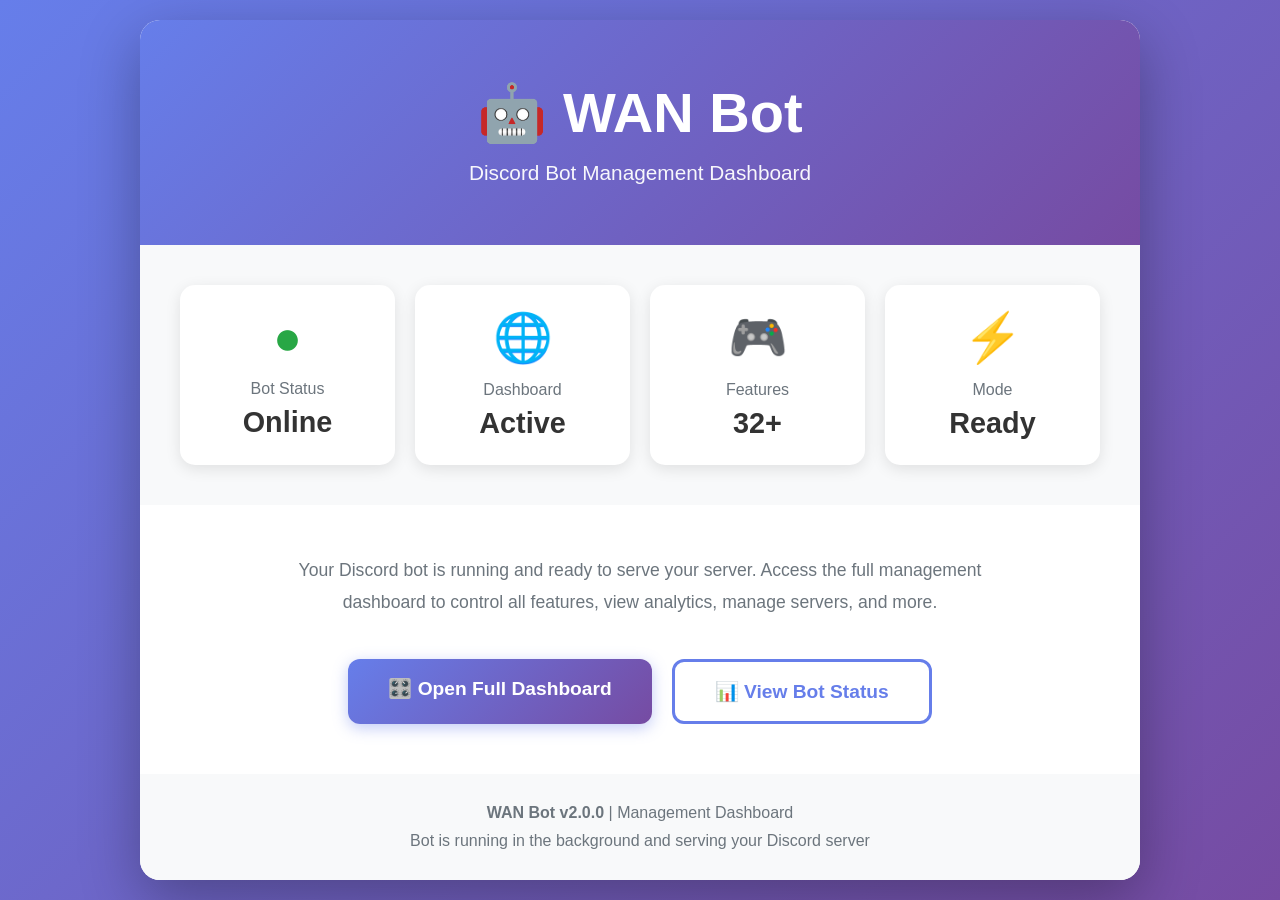
<file: templates/landing.html>
<!DOCTYPE html>
<html lang="en">
<head>
    <meta charset="UTF-8">
    <meta name="viewport" content="width=device-width, initial-scale=1.0">
    <title>WAN Bot - Management Dashboard</title>
    <style>
        * {
            margin: 0;
            padding: 0;
            box-sizing: border-box;
        }
        
        body {
            font-family: -apple-system, BlinkMacSystemFont, 'Segoe UI', Roboto, sans-serif;
            background: linear-gradient(135deg, #667eea 0%, #764ba2 100%);
            min-height: 100vh;
            display: flex;
            align-items: center;
            justify-content: center;
            padding: 20px;
        }
        
        .container {
            background: white;
            border-radius: 20px;
            box-shadow: 0 20px 60px rgba(0,0,0,0.3);
            max-width: 1000px;
            width: 100%;
            overflow: hidden;
        }
        
        .header {
            background: linear-gradient(135deg, #667eea 0%, #764ba2 100%);
            color: white;
            padding: 60px 40px;
            text-align: center;
        }
        
        .header h1 {
            font-size: 3.5em;
            margin-bottom: 15px;
        }
        
        .header p {
            font-size: 1.3em;
            opacity: 0.95;
        }
        
        .status {
            padding: 40px;
            background: #f8f9fa;
        }
        
        .status-grid {
            display: grid;
            grid-template-columns: repeat(auto-fit, minmax(200px, 1fr));
            gap: 20px;
        }
        
        .status-card {
            background: white;
            padding: 25px;
            border-radius: 15px;
            box-shadow: 0 4px 15px rgba(0,0,0,0.1);
            text-align: center;
            transition: transform 0.3s;
        }
        
        .status-card:hover {
            transform: translateY(-5px);
        }
        
        .status-card .icon {
            font-size: 3em;
            margin-bottom: 15px;
        }
        
        .status-card .label {
            color: #6c757d;
            font-size: 1em;
            margin-bottom: 8px;
        }
        
        .status-card .value {
            font-size: 1.8em;
            font-weight: bold;
            color: #333;
        }
        
        .status-online {
            color: #28a745;
        }
        
        .content {
            padding: 50px 40px;
        }
        
        .actions {
            display: flex;
            gap: 20px;
            justify-content: center;
            margin-top: 40px;
            flex-wrap: wrap;
        }
        
        .btn {
            padding: 18px 40px;
            border: none;
            border-radius: 12px;
            font-size: 1.2em;
            font-weight: 600;
            cursor: pointer;
            transition: all 0.3s;
            text-decoration: none;
            display: inline-block;
        }
        
        .btn-primary {
            background: linear-gradient(135deg, #667eea 0%, #764ba2 100%);
            color: white;
            box-shadow: 0 4px 15px rgba(102, 126, 234, 0.4);
        }
        
        .btn-primary:hover {
            transform: translateY(-3px);
            box-shadow: 0 6px 25px rgba(102, 126, 234, 0.6);
        }
        
        .btn-secondary {
            background: white;
            color: #667eea;
            border: 3px solid #667eea;
        }
        
        .btn-secondary:hover {
            background: #667eea;
            color: white;
        }
        
        .footer {
            text-align: center;
            padding: 30px;
            color: #6c757d;
            background: #f8f9fa;
        }
        
        @keyframes pulse {
            0%, 100% { opacity: 1; }
            50% { opacity: 0.6; }
        }
        
        .pulse {
            animation: pulse 2s infinite;
        }
        
        .info-text {
            text-align: center;
            color: #6c757d;
            font-size: 1.1em;
            line-height: 1.8;
            max-width: 700px;
            margin: 0 auto 30px;
        }
    </style>
</head>
<body>
    <div class="container">
        <div class="header">
            <h1>🤖 WAN Bot</h1>
            <p>Discord Bot Management Dashboard</p>
        </div>
        
        <div class="status">
            <div class="status-grid">
                <div class="status-card">
                    <div class="icon status-online pulse">●</div>
                    <div class="label">Bot Status</div>
                    <div class="value status-online">Online</div>
                </div>
                <div class="status-card">
                    <div class="icon">🌐</div>
                    <div class="label">Dashboard</div>
                    <div class="value">Active</div>
                </div>
                <div class="status-card">
                    <div class="icon">🎮</div>
                    <div class="label">Features</div>
                    <div class="value">32+</div>
                </div>
                <div class="status-card">
                    <div class="icon">⚡</div>
                    <div class="label">Mode</div>
                    <div class="value">Ready</div>
                </div>
            </div>
        </div>
        
        <div class="content">
            <p class="info-text">
                Your Discord bot is running and ready to serve your server. 
                Access the full management dashboard to control all features, 
                view analytics, manage servers, and more.
            </p>
            
            <div class="actions">
                <a href="/login" class="btn btn-primary">
                    🎛️ Open Full Dashboard
                </a>
                <a href="/api/bot/status" class="btn btn-secondary">
                    📊 View Bot Status
                </a>
            </div>
        </div>
        
        <div class="footer">
            <p><strong>WAN Bot v2.0.0</strong> | Management Dashboard</p>
            <p style="margin-top: 10px;">Bot is running in the background and serving your Discord server</p>
        </div>
    </div>
    
    <script>
        // Auto-refresh status
        setInterval(() => {
            fetch('/api/bot/status')
                .then(r => r.json())
                .then(data => console.log('Bot status:', data))
                .catch(e => console.error('Status check failed:', e));
        }, 30000);
    </script>
</body>
</html>
</file>
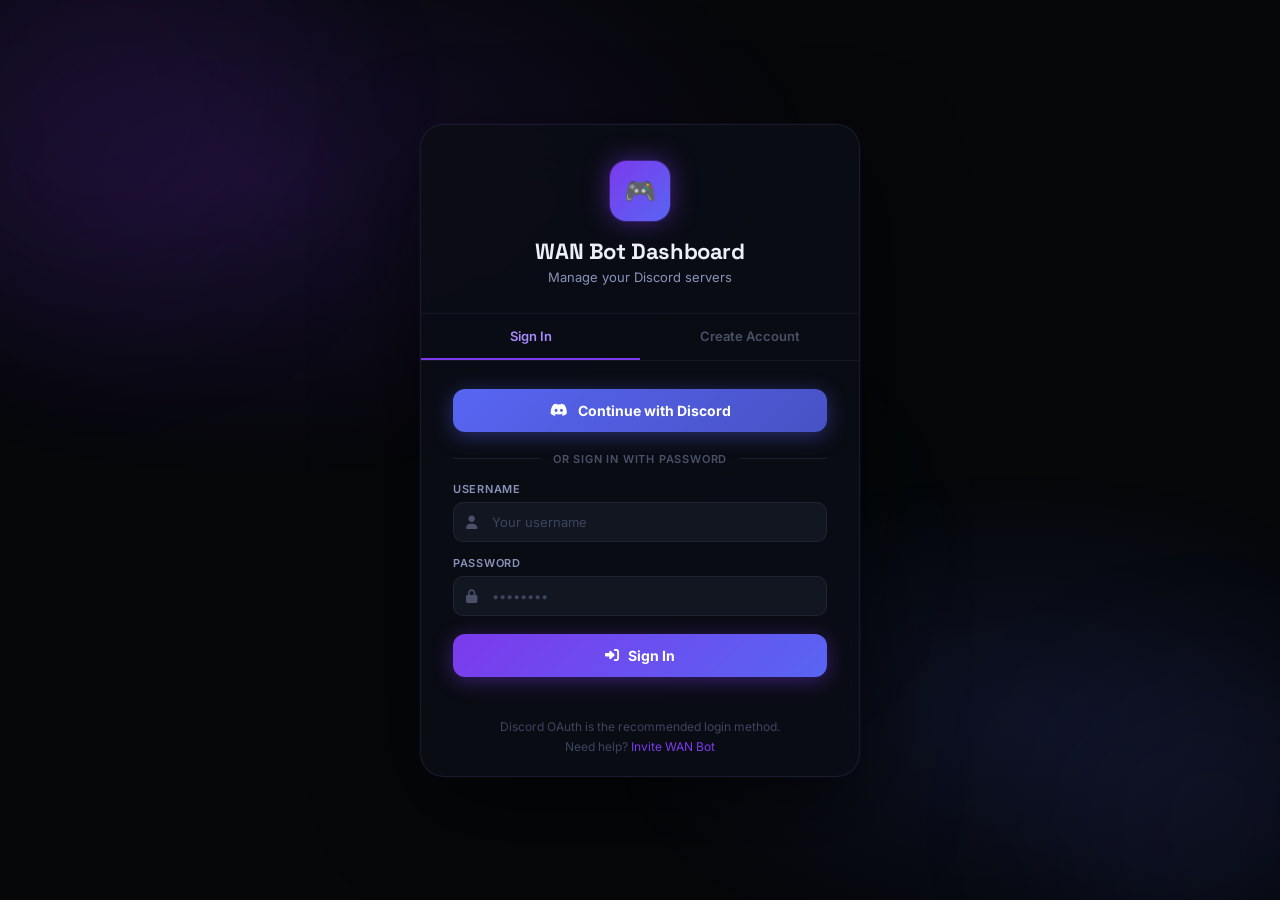
<file: templates/login.html>
<!DOCTYPE html>
<html lang="en">
<head>
<meta charset="UTF-8"><meta name="viewport" content="width=device-width,initial-scale=1.0">
<title>WAN Bot — Sign In</title>
<link href="https://fonts.googleapis.com/css2?family=Inter:wght@400;500;600;700;800&family=Space+Grotesk:wght@600;700;800&display=swap" rel="stylesheet">
<link rel="stylesheet" href="https://cdnjs.cloudflare.com/ajax/libs/font-awesome/6.4.0/css/all.min.css">
<style>
*{box-sizing:border-box;margin:0;padding:0;}
body{font-family:'Inter',sans-serif;background:#050709;color:#eceef8;min-height:100vh;display:flex;align-items:center;justify-content:center;padding:20px;overflow:hidden;}
body::before{content:'';position:fixed;inset:0;background:radial-gradient(ellipse 80% 60% at 20% 20%,rgba(124,58,237,.15),transparent 55%),radial-gradient(ellipse 60% 50% at 80% 80%,rgba(88,101,242,.12),transparent 55%);pointer-events:none;}
.orb{position:fixed;border-radius:50%;filter:blur(80px);pointer-events:none;animation:orbFloat 8s ease-in-out infinite;}
.orb1{width:400px;height:400px;background:rgba(124,58,237,.08);top:-100px;left:-100px;}
.orb2{width:300px;height:300px;background:rgba(88,101,242,.07);bottom:-80px;right:-80px;animation-delay:3s;}
.orb3{width:200px;height:200px;background:rgba(6,182,212,.05);top:50%;left:50%;animation-delay:5s;}
@keyframes orbFloat{0%,100%{transform:translate(0,0);}50%{transform:translate(20px,-20px);}}
.card{background:rgba(11,14,22,.92);backdrop-filter:blur(32px);border:1px solid rgba(120,130,180,.12);border-radius:24px;width:100%;max-width:440px;overflow:hidden;box-shadow:0 32px 96px rgba(0,0,0,.6),0 0 0 1px rgba(124,58,237,.08);position:relative;z-index:1;animation:cardIn .4s cubic-bezier(.4,0,.2,1);}
@keyframes cardIn{from{opacity:0;transform:translateY(24px);}to{opacity:1;transform:translateY(0);}}
.card-top{padding:36px 36px 28px;text-align:center;border-bottom:1px solid rgba(120,130,180,.1);}
.logo{width:60px;height:60px;border-radius:16px;background:linear-gradient(135deg,#7c3aed,#5865f2);display:flex;align-items:center;justify-content:center;font-size:26px;margin:0 auto 16px;box-shadow:0 0 0 1px rgba(124,58,237,.3),0 0 24px rgba(124,58,237,.5);animation:logoPulse 3s ease-in-out infinite;}
@keyframes logoPulse{0%,100%{box-shadow:0 0 0 1px rgba(124,58,237,.3),0 0 24px rgba(124,58,237,.5);}50%{box-shadow:0 0 0 1px rgba(88,101,242,.4),0 0 32px rgba(88,101,242,.6);}}
.card-top h1{font-size:22px;font-weight:800;font-family:'Space Grotesk',sans-serif;letter-spacing:-.4px;margin-bottom:4px;}
.card-top p{color:#8892b8;font-size:13px;}
/* Tabs */
.auth-tabs{display:flex;border-bottom:1px solid rgba(120,130,180,.1);}
.auth-tab{flex:1;padding:14px;text-align:center;font-size:13px;font-weight:600;color:#4a5068;cursor:pointer;transition:all .2s;border-bottom:2px solid transparent;}
.auth-tab.active{color:#a78bfa;border-bottom-color:#7c3aed;}
.auth-tab:hover:not(.active){color:#8892b8;}
/* Body */
.card-body{padding:28px 32px;}
/* Panels */
.panel{display:none;} .panel.active{display:block;}
/* Form */
.form-group{margin-bottom:14px;}
.form-label{display:block;font-size:11px;font-weight:600;color:#8892b8;text-transform:uppercase;letter-spacing:.7px;margin-bottom:6px;}
.input-wrap{position:relative;}
.input-wrap i{position:absolute;left:13px;top:50%;transform:translateY(-50%);color:#4a5068;font-size:13px;}
.form-input{width:100%;background:rgba(21,25,35,.8);border:1px solid rgba(120,130,180,.12);color:#eceef8;padding:11px 13px 11px 38px;border-radius:10px;font-size:13px;font-family:inherit;transition:all .2s;}
.form-input:focus{outline:none;border-color:#7c3aed;background:rgba(28,33,48,.9);box-shadow:0 0 0 3px rgba(124,58,237,.14);}
.form-input::placeholder{color:#3d4460;}
/* OTP input */
.otp-wrap{display:flex;gap:8px;justify-content:center;margin:16px 0;}
.otp-digit{width:48px;height:56px;background:rgba(21,25,35,.8);border:1px solid rgba(120,130,180,.12);color:#eceef8;border-radius:10px;font-size:22px;font-weight:700;text-align:center;font-family:'Space Grotesk',sans-serif;transition:all .2s;}
.otp-digit:focus{outline:none;border-color:#7c3aed;box-shadow:0 0 0 3px rgba(124,58,237,.14);}
/* Buttons */
.discord-btn{width:100%;padding:13px 20px;background:linear-gradient(135deg,#5865f2,#4752c4);color:#fff;border:none;border-radius:12px;font-size:14px;font-weight:700;font-family:inherit;cursor:pointer;display:flex;align-items:center;justify-content:center;gap:10px;transition:all .2s;box-shadow:0 4px 20px rgba(88,101,242,.4);margin-bottom:20px;text-decoration:none;}
.discord-btn:hover{transform:translateY(-2px);box-shadow:0 8px 32px rgba(88,101,242,.6);}
.submit-btn{width:100%;padding:13px 20px;background:linear-gradient(135deg,#7c3aed,#5865f2);color:#fff;border:none;border-radius:12px;font-size:14px;font-weight:700;font-family:inherit;cursor:pointer;display:flex;align-items:center;justify-content:center;gap:9px;transition:all .2s;box-shadow:0 4px 20px rgba(124,58,237,.4);margin-top:18px;}
.submit-btn:hover{transform:translateY(-2px);box-shadow:0 8px 32px rgba(124,58,237,.6);}
.submit-btn:disabled{opacity:.6;cursor:not-allowed;transform:none;}
.btn-ghost-sm{background:none;border:1px solid rgba(120,130,180,.2);color:#8892b8;padding:7px 14px;border-radius:8px;font-size:12px;font-family:inherit;cursor:pointer;transition:all .2s;}
.btn-ghost-sm:hover{border-color:#7c3aed;color:#a78bfa;}
/* Alerts */
.alert{padding:11px 14px;border-radius:10px;font-size:13px;margin-bottom:14px;display:none;align-items:center;gap:9px;}
.alert.show{display:flex;animation:shake .4s ease;}
.alert-error{background:rgba(239,68,68,.1);border:1px solid rgba(239,68,68,.2);color:#f87171;}
.alert-success{background:rgba(16,185,129,.1);border:1px solid rgba(16,185,129,.2);color:#34d399;}
.alert-info{background:rgba(59,130,246,.1);border:1px solid rgba(59,130,246,.2);color:#60a5fa;}
@keyframes shake{0%,100%{transform:translateX(0);}25%{transform:translateX(-6px);}75%{transform:translateX(6px);}}
.divider{display:flex;align-items:center;gap:12px;margin:16px 0;}
.divider::before,.divider::after{content:'';flex:1;height:1px;background:rgba(120,130,180,.15);}
.divider span{color:#4a5068;font-size:11px;font-weight:600;text-transform:uppercase;letter-spacing:.8px;}
.card-footer{padding:14px 32px 22px;text-align:center;color:#3d4460;font-size:12px;}
.card-footer a{color:#7c3aed;text-decoration:none;}
.spinner{width:16px;height:16px;border:2px solid rgba(255,255,255,.3);border-top-color:#fff;border-radius:50%;animation:spin .7s linear infinite;display:inline-block;}
@keyframes spin{to{transform:rotate(360deg);}}
.otp-info{text-align:center;color:#8892b8;font-size:13px;margin-bottom:8px;}
.otp-info strong{color:#eceef8;}
.resend-row{text-align:center;margin-top:10px;font-size:12px;color:#4a5068;}
.resend-row a{color:#7c3aed;cursor:pointer;text-decoration:none;}
.strength-bar{height:4px;border-radius:4px;margin-top:6px;transition:all .3s;background:rgba(255,255,255,.08);}
.strength-bar div{height:100%;border-radius:4px;transition:all .3s;}
.strength-label{font-size:11px;margin-top:4px;font-weight:600;}
</style>
</head>
<body>
<div class="orb orb1"></div><div class="orb orb2"></div><div class="orb orb3"></div>
<div class="card">
  <div class="card-top">
    <div class="logo">🎮</div>
    <h1>WAN Bot Dashboard</h1>
    <p>Manage your Discord servers</p>
  </div>

  <!-- Tabs -->
  <div class="auth-tabs">
    <div class="auth-tab active" id="tab-login" onclick="switchTab('login')">Sign In</div>
    <div class="auth-tab" id="tab-register" onclick="switchTab('register')">Create Account</div>
  </div>

  <div class="card-body">

    <!-- ===== LOGIN PANEL ===== -->
    <div class="panel active" id="panel-login">
      <div class="alert alert-error" id="loginErr"><i class="fas fa-exclamation-circle"></i><span id="loginErrTxt"></span></div>
      <div class="alert alert-success" id="loginOk"><i class="fas fa-check-circle"></i><span>Signing in...</span></div>

      <a href="/login/discord" class="discord-btn"><i class="fab fa-discord"></i> Continue with Discord</a>
      <div class="divider"><span>or sign in with password</span></div>

      <form id="loginForm">
        <div class="form-group">
          <label class="form-label">Username</label>
          <div class="input-wrap"><i class="fas fa-user"></i>
            <input type="text" id="loginUser" class="form-input" placeholder="Your username" required autocomplete="username">
          </div>
        </div>
        <div class="form-group">
          <label class="form-label">Password</label>
          <div class="input-wrap"><i class="fas fa-lock"></i>
            <input type="password" id="loginPass" class="form-input" placeholder="••••••••" required autocomplete="current-password">
          </div>
        </div>
        <button type="submit" class="submit-btn" id="loginBtn">
          <i class="fas fa-sign-in-alt"></i><span id="loginBtnTxt">Sign In</span>
        </button>
      </form>
    </div>

    <!-- ===== REGISTER PANEL ===== -->
    <div class="panel" id="panel-register">
      <div class="alert alert-error" id="regErr"><i class="fas fa-exclamation-circle"></i><span id="regErrTxt"></span></div>

      <form id="registerForm">
        <div class="form-group">
          <label class="form-label">Username</label>
          <div class="input-wrap"><i class="fas fa-user"></i>
            <input type="text" id="regUser" class="form-input" placeholder="Choose a username" required minlength="3" maxlength="32" autocomplete="username">
          </div>
        </div>
        <div class="form-group">
          <label class="form-label">Email</label>
          <div class="input-wrap"><i class="fas fa-envelope"></i>
            <input type="email" id="regEmail" class="form-input" placeholder="you@example.com" required autocomplete="email">
          </div>
        </div>
        <div class="form-group">
          <label class="form-label">Password</label>
          <div class="input-wrap"><i class="fas fa-lock"></i>
            <input type="password" id="regPass" class="form-input" placeholder="Min 8 characters" required minlength="8" autocomplete="new-password" oninput="checkStrength(this.value)">
          </div>
          <div class="strength-bar"><div id="strengthFill"></div></div>
          <div class="strength-label" id="strengthLabel" style="color:#4a5068;"></div>
        </div>
        <div class="form-group">
          <label class="form-label">Confirm Password</label>
          <div class="input-wrap"><i class="fas fa-lock"></i>
            <input type="password" id="regPass2" class="form-input" placeholder="Repeat password" required autocomplete="new-password">
          </div>
        </div>
        <button type="submit" class="submit-btn" id="regBtn">
          <i class="fas fa-user-plus"></i><span id="regBtnTxt">Create Account</span>
        </button>
      </form>
    </div>

    <!-- ===== OTP PANEL ===== -->
    <div class="panel" id="panel-otp">
      <div class="alert alert-error" id="otpErr"><i class="fas fa-exclamation-circle"></i><span id="otpErrTxt"></span></div>
      <div class="alert alert-info" id="otpInfo" style="display:flex;"><i class="fas fa-envelope"></i><span id="otpInfoTxt">Check your email for the 6-digit code.</span></div>

      <div class="otp-info" style="margin-top:8px;">Enter the code sent to <strong id="otpEmailDisplay"></strong></div>

      <div class="otp-wrap">
        <input class="otp-digit" maxlength="1" type="text" inputmode="numeric" pattern="[0-9]" id="otp0" oninput="otpNext(this,1)" onkeydown="otpBack(event,this,null)">
        <input class="otp-digit" maxlength="1" type="text" inputmode="numeric" pattern="[0-9]" id="otp1" oninput="otpNext(this,2)" onkeydown="otpBack(event,this,0)">
        <input class="otp-digit" maxlength="1" type="text" inputmode="numeric" pattern="[0-9]" id="otp2" oninput="otpNext(this,3)" onkeydown="otpBack(event,this,1)">
        <input class="otp-digit" maxlength="1" type="text" inputmode="numeric" pattern="[0-9]" id="otp3" oninput="otpNext(this,4)" onkeydown="otpBack(event,this,2)">
        <input class="otp-digit" maxlength="1" type="text" inputmode="numeric" pattern="[0-9]" id="otp4" oninput="otpNext(this,5)" onkeydown="otpBack(event,this,3)">
        <input class="otp-digit" maxlength="1" type="text" inputmode="numeric" pattern="[0-9]" id="otp5" oninput="otpSubmitAuto()" onkeydown="otpBack(event,this,4)">
      </div>

      <button class="submit-btn" id="otpBtn" onclick="submitOtp()">
        <i class="fas fa-check"></i><span id="otpBtnTxt">Verify Code</span>
      </button>

      <div class="resend-row">Didn't get it? <a onclick="resendOtp()">Resend code</a> &nbsp;·&nbsp; <a onclick="switchTab('register')">Change email</a></div>
    </div>

  </div>
  <div class="card-footer">
    <p>Discord OAuth is the recommended login method.</p>
    <p style="margin-top:5px;">Need help? <a href="/invite" target="_blank">Invite WAN Bot</a></p>
  </div>
</div>

<script>
let _pendingEmail = '';

// Show URL error
const params = new URLSearchParams(location.search);
const errMap = {
  invalid_state:'OAuth state mismatch — please try again.',
  no_shared_server:'You must be in a server with WAN Bot to log in.',
  no_permission:'You need Manage Server permission to access the dashboard.',
  not_configured:'Discord OAuth is not configured on this server.',
  oauth_failed:'Discord login failed — please try again.',
  no_token:'Could not get Discord access token.',
};
if(params.get('error')){
  showAlert('loginErr','loginErrTxt', errMap[params.get('error')]||'Login failed: '+params.get('error'));
}

function switchTab(tab){
  document.querySelectorAll('.auth-tab').forEach(t=>t.classList.remove('active'));
  document.querySelectorAll('.panel').forEach(p=>p.classList.remove('active'));
  document.getElementById('tab-'+tab).classList.add('active');
  document.getElementById('panel-'+tab).classList.add('active');
}

function showAlert(boxId, txtId, msg){
  const box=document.getElementById(boxId);
  if(txtId) document.getElementById(txtId).textContent=msg;
  box.classList.add('show');
}
function hideAlert(boxId){ document.getElementById(boxId).classList.remove('show'); }

function setBtn(btnId, txtId, loading, text){
  const btn=document.getElementById(btnId);
  btn.disabled=loading;
  document.getElementById(txtId).innerHTML=loading?'<span class="spinner"></span>':text;
}

// ===== LOGIN =====
document.getElementById('loginForm').addEventListener('submit', async e=>{
  e.preventDefault();
  hideAlert('loginErr'); hideAlert('loginOk');
  setBtn('loginBtn','loginBtnTxt',true,'Sign In');
  try{
    const r=await fetch('/login',{method:'POST',headers:{'Content-Type':'application/json'},credentials:'include',
      body:JSON.stringify({username:document.getElementById('loginUser').value,password:document.getElementById('loginPass').value})});
    const d=await r.json();
    if(d.success){
      document.getElementById('loginOk').classList.add('show');
      // Redirect to 'next' URL if present, otherwise go to dashboard
      const params=new URLSearchParams(window.location.search);
      const next=params.get('next');
      setTimeout(()=>location.href=(next&&next.startsWith('/'))?next:'/',600);
    } else {
      showAlert('loginErr','loginErrTxt',d.error||'Invalid credentials');
      setBtn('loginBtn','loginBtnTxt',false,'Sign In');
    }
  }catch(err){
    showAlert('loginErr','loginErrTxt','Network error — please try again.');
    setBtn('loginBtn','loginBtnTxt',false,'Sign In');
  }
});

// ===== REGISTER =====
function checkStrength(pw){
  const fill=document.getElementById('strengthFill');
  const label=document.getElementById('strengthLabel');
  let score=0;
  if(pw.length>=8)score++;
  if(/[A-Z]/.test(pw))score++;
  if(/[0-9]/.test(pw))score++;
  if(/[^A-Za-z0-9]/.test(pw))score++;
  const colors=['#ef4444','#f59e0b','#3b82f6','#10b981'];
  const labels=['Weak','Fair','Good','Strong'];
  fill.style.width=(score*25)+'%';
  fill.style.background=colors[score-1]||'rgba(255,255,255,.08)';
  label.textContent=score>0?labels[score-1]:'';
  label.style.color=colors[score-1]||'#4a5068';
}

document.getElementById('registerForm').addEventListener('submit', async e=>{
  e.preventDefault();
  hideAlert('regErr');
  const user=document.getElementById('regUser').value.trim();
  const email=document.getElementById('regEmail').value.trim();
  const pass=document.getElementById('regPass').value;
  const pass2=document.getElementById('regPass2').value;
  if(pass!==pass2){showAlert('regErr','regErrTxt','Passwords do not match');return;}
  setBtn('regBtn','regBtnTxt',true,'Create Account');
  try{
    const r=await fetch('/api/auth/register',{method:'POST',headers:{'Content-Type':'application/json'},
      body:JSON.stringify({username:user,email,password:pass})});
    const d=await r.json();
    if(d.success){
      _pendingEmail=email;
      document.getElementById('otpEmailDisplay').textContent=email;
      if(d.dev_otp){
        document.getElementById('otpInfoTxt').textContent=`[Dev mode] No SMTP configured. Your code is: ${d.dev_otp}`;
      } else {
        document.getElementById('otpInfoTxt').textContent=`A 6-digit code was sent to ${email}. Check your inbox.`;
      }
      switchTab('otp');
    } else {
      showAlert('regErr','regErrTxt',d.error||'Registration failed');
    }
  }catch(err){
    showAlert('regErr','regErrTxt','Network error — please try again.');
  }finally{
    setBtn('regBtn','regBtnTxt',false,'Create Account');
  }
});

// ===== OTP =====
function otpNext(el, nextIdx){
  el.value=el.value.replace(/[^0-9]/g,'');
  if(el.value&&nextIdx<=5) document.getElementById('otp'+nextIdx).focus();
}
function otpBack(e, el, prevIdx){
  if(e.key==='Backspace'&&!el.value&&prevIdx!==null) document.getElementById('otp'+prevIdx).focus();
}
function otpSubmitAuto(){
  const code=[0,1,2,3,4,5].map(i=>document.getElementById('otp'+i).value).join('');
  if(code.length===6) submitOtp();
}
async function submitOtp(){
  hideAlert('otpErr');
  const code=[0,1,2,3,4,5].map(i=>document.getElementById('otp'+i).value).join('');
  if(code.length!==6){showAlert('otpErr','otpErrTxt','Enter all 6 digits');return;}
  setBtn('otpBtn','otpBtnTxt',true,'Verify Code');
  try{
    const r=await fetch('/api/auth/verify-otp',{method:'POST',headers:{'Content-Type':'application/json'},
      body:JSON.stringify({email:_pendingEmail,otp:code})});
    const d=await r.json();
    if(d.success){
      const params=new URLSearchParams(window.location.search);
      const next=params.get('next');
      location.href=(next&&next.startsWith('/'))?next:'/';
    } else {
      showAlert('otpErr','otpErrTxt',d.error||'Invalid code');
      [0,1,2,3,4,5].forEach(i=>{document.getElementById('otp'+i).value='';});
      document.getElementById('otp0').focus();
    }
  }catch(err){
    showAlert('otpErr','otpErrTxt','Network error — please try again.');
  }finally{
    setBtn('otpBtn','otpBtnTxt',false,'Verify Code');
  }
}
async function resendOtp(){
  if(!_pendingEmail)return;
  try{
    const r=await fetch('/api/auth/resend-otp',{method:'POST',headers:{'Content-Type':'application/json'},
      body:JSON.stringify({email:_pendingEmail})});
    const d=await r.json();
    if(d.success){
      if(d.dev_otp) document.getElementById('otpInfoTxt').textContent=`[Dev] New code: ${d.dev_otp}`;
      else document.getElementById('otpInfoTxt').textContent='New code sent to '+_pendingEmail;
    }
  }catch(e){}
}
</script>
</body>
</html>
</file>
